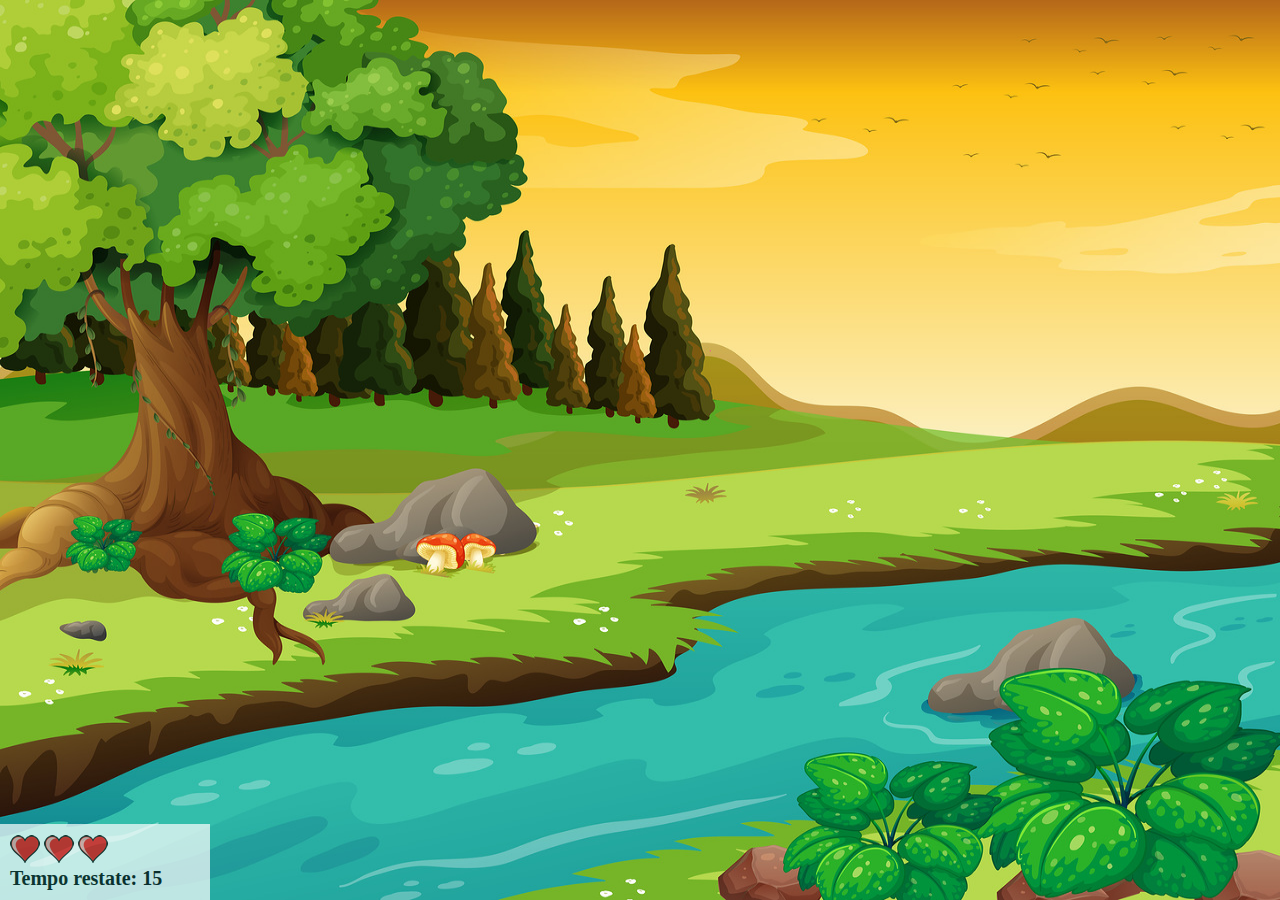
<file: index.html>
<!DOCTYPE html>
<html lang="en">
<head>
    <meta charset="UTF-8">
    <meta http-equiv="X-UA-Compatible" content="IE=edge">
    <meta name="viewport" content="width=device-width, initial-scale=1.0">
    <title>Mata Mosquito</title>
    <script src="jogo.js"></script>
    <link rel="stylesheet" href="estilo.css">
    


</head>
<body onresize="ajustaTamanhoPalcoJogo()">

    <!--Criando painel de vida e de Cronometro-->
    <div class="painel">
        <div class="vidas"></div>
        <img id ="v1" src="imagens/coracao_cheio.png" alt="">
        <img id ="v2" src="imagens/coracao_cheio.png" alt="">
        <img id ="v3" src="imagens/coracao_cheio.png" alt="">

        <div class="cronometro">Tempo restate: <span id="cronometro"></span></div>

    </div>


    <script>

        document.getElementById('cronometro').innerHTML = tempo
        //================================ Colocando tempo para os mosquitos sumirem ====================================
        
        //A ação será executada a cada "X" segundos escolhidos
        var criaMosca = setInterval(function(){
            posicaoRandomica() // executando a posição randomica a cada 1000 milisegundos
        }, 
        criaMoscaTempo)   


    </script>
    
</body>
</html>
</file>
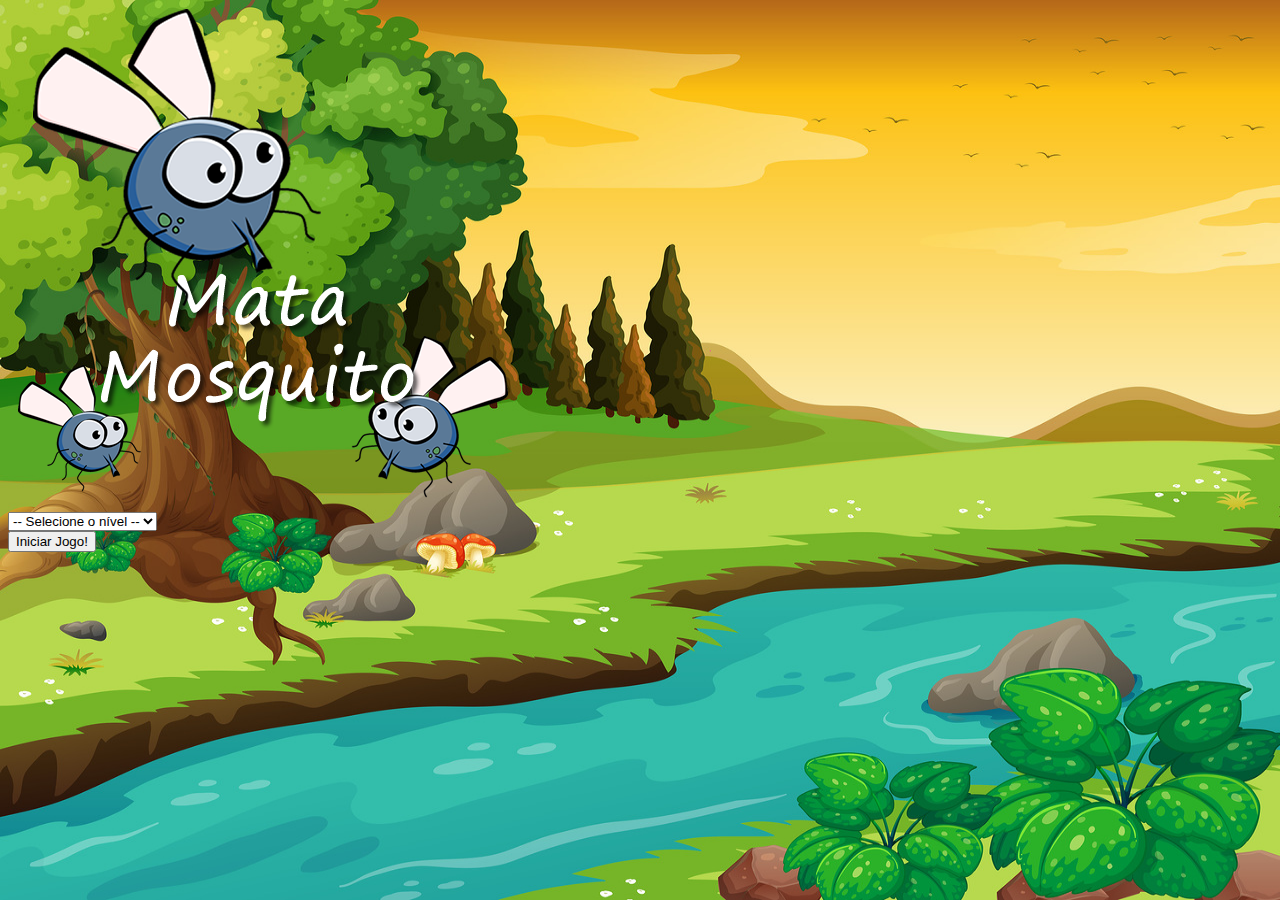
<file: dificuldade.html>
<!DOCTYPE html>
<html lang="pt-br">
<head>
    <meta charset="UTF-8">
    <meta http-equiv="X-UA-Compatible" content="IE=edge">
    <meta name="viewport" content="width=device-width, initial-scale=1.0">
    <title>Game Over</title>
    <!-- Bootstrap CSS -->
    <link rel="stylesheet" href="https://stackpath.bootstrapcdn.com/bootstrap/4.1.3/css/bootstrap.min.css" integrity="sha384-MCw98/SFnGE8fJT3GXwEOngsV7Zt27NXFoaoApmYm81iuXoPkFOJwJ8ERdknLPMO" crossorigin="anonymous">

    <!-- Font Awesome -->
    <link rel="stylesheet" href="https://use.fontawesome.com/releases/v5.3.1/css/all.css" integrity="sha384-mzrmE5qonljUremFsqc01SB46JvROS7bZs3IO2EmfFsd15uHvIt+Y8vEf7N7fWAU" crossorigin="anonymous">

    <link rel="stylesheet" href="estilo.css">

    <script>
        function iniciarJogo(){
            var nivel = document.getElementById('nivel').value

            if (nivel === ''){
                alert('Selecione um nível para iniciar o jogo')
                return false
            }
            window.location.href = "index.html?" + nivel
        }
    </script>
</head>
<body>

    <div class="container">
        <div class="row">
            <div class="col">
                <div class="d-flex justify-content-center">
                    <img src="imagens/game.png" alt="">
                </div>
            </div>
        </div>

        <!--Fazendo a parte de selecionar dificuldade-->
        <div class="row">
            <div class="col">
                <div class="d-flex justify-content-center">
                    <div class="mb-2">
                        <select class="form-control" id="nivel">
                            <option value="">-- Selecione o nível --</option>
                            <option value="normal">Normal</option>
                            <option value="dificil">Difícil</option>
                            <option value="extremo">Extremo</option>
                        </select>
                    </div>
                </div>
            </div>
        </div>

        <div class="row">
            <div class="col">
                <div class="d-flex justify-content-center">
                    <button type="button" class="btn btn-danger btn-lg" onclick="iniciarJogo()" >Iniciar Jogo!</button>
                </div>
            </div>
        </div>

    </div>
    
</body>
</html>
</file>
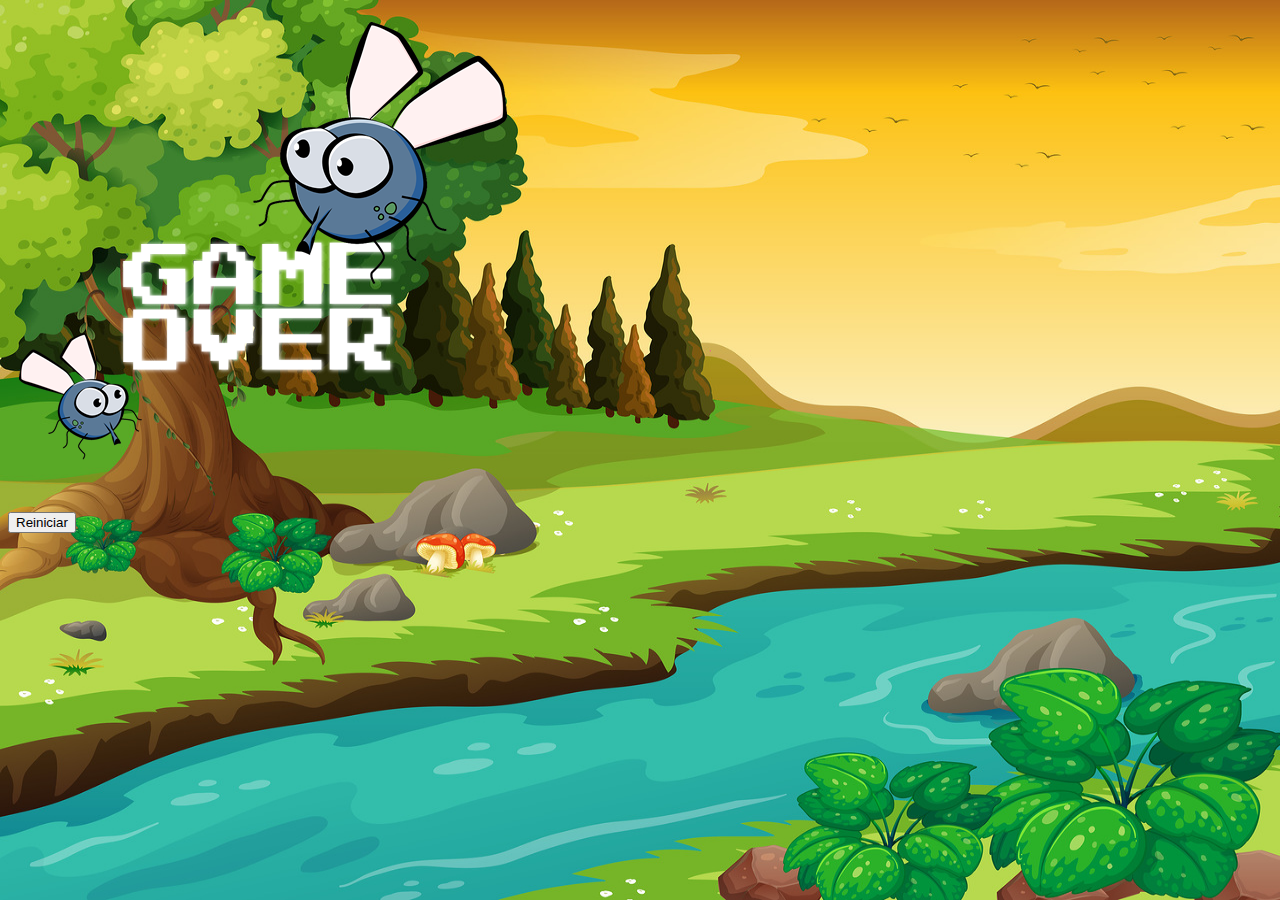
<file: fim_de_jogo.html>
<!DOCTYPE html>
<html lang="pt-br">
<head>
    <meta charset="UTF-8">
    <meta http-equiv="X-UA-Compatible" content="IE=edge">
    <meta name="viewport" content="width=device-width, initial-scale=1.0">
    <title>Game Over</title>
    <!-- Bootstrap CSS -->
    <link rel="stylesheet" href="https://stackpath.bootstrapcdn.com/bootstrap/4.1.3/css/bootstrap.min.css" integrity="sha384-MCw98/SFnGE8fJT3GXwEOngsV7Zt27NXFoaoApmYm81iuXoPkFOJwJ8ERdknLPMO" crossorigin="anonymous">

    <!-- Font Awesome -->
    <link rel="stylesheet" href="https://use.fontawesome.com/releases/v5.3.1/css/all.css" integrity="sha384-mzrmE5qonljUremFsqc01SB46JvROS7bZs3IO2EmfFsd15uHvIt+Y8vEf7N7fWAU" crossorigin="anonymous">

    <link rel="stylesheet" href="estilo.css">
</head>
<body>

    <div class="container">
        <div class="row">
            <div class="col">
                <div class="d-flex justify-content-center">
                    <img src="imagens/game_over.png" alt="">
                </div>
            </div>
        </div>

        <div class="row">
            <div class="col">
                <div class="d-flex justify-content-center">
                    <button type="button" class="btn btn-dark btn-lg" onclick="window.location.href = 'dificuldade.html'">Reiniciar</button>
                </div>
            </div>
        </div>

    </div>
    
</body>
</html>
</file>
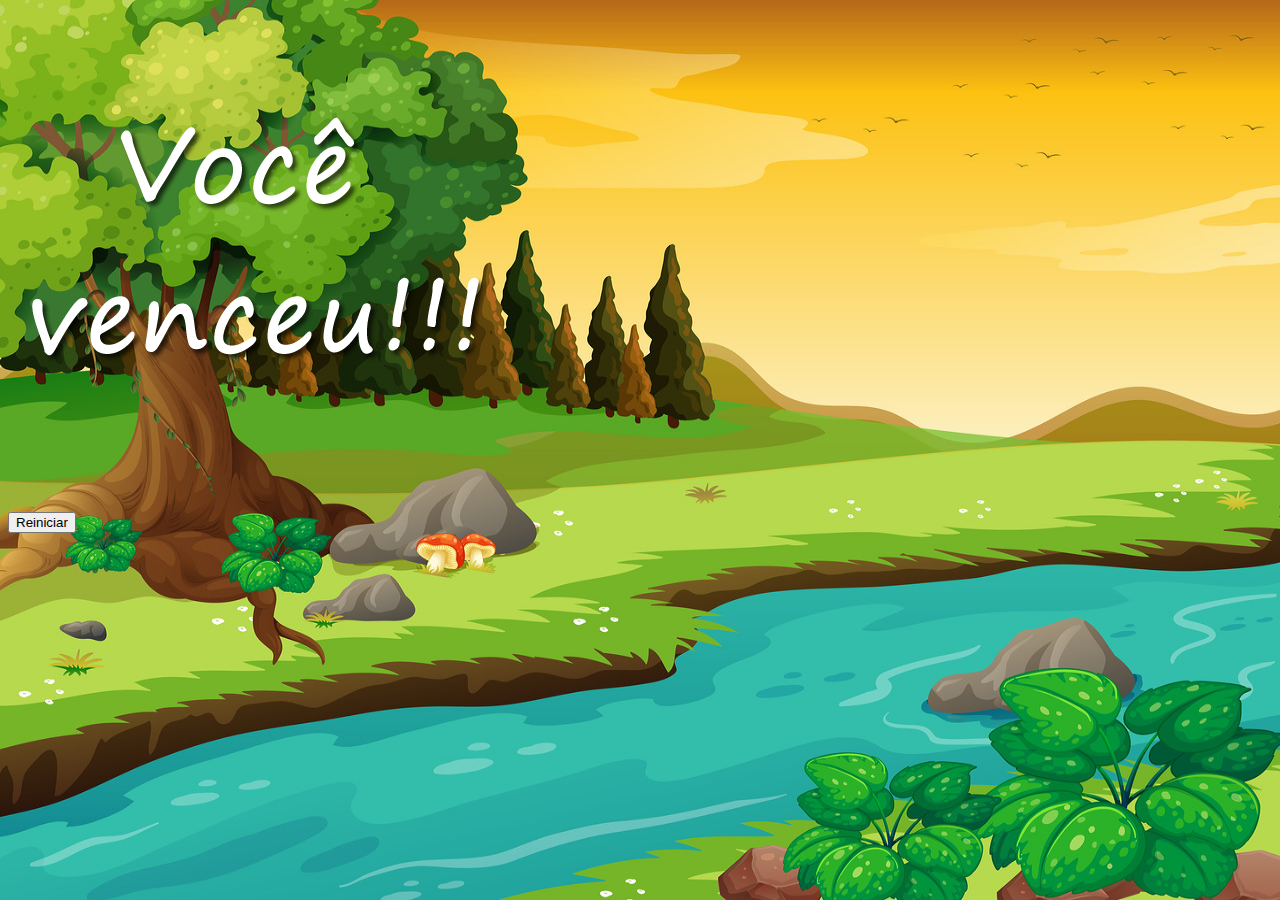
<file: vitoria_jogo.html>
<!DOCTYPE html>
<html lang="pt-br">
<head>
    <meta charset="UTF-8">
    <meta http-equiv="X-UA-Compatible" content="IE=edge">
    <meta name="viewport" content="width=device-width, initial-scale=1.0">
    <title>Game Over</title>
    <!-- Bootstrap CSS -->
    <link rel="stylesheet" href="https://stackpath.bootstrapcdn.com/bootstrap/4.1.3/css/bootstrap.min.css" integrity="sha384-MCw98/SFnGE8fJT3GXwEOngsV7Zt27NXFoaoApmYm81iuXoPkFOJwJ8ERdknLPMO" crossorigin="anonymous">

    <!-- Font Awesome -->
    <link rel="stylesheet" href="https://use.fontawesome.com/releases/v5.3.1/css/all.css" integrity="sha384-mzrmE5qonljUremFsqc01SB46JvROS7bZs3IO2EmfFsd15uHvIt+Y8vEf7N7fWAU" crossorigin="anonymous">

    <link rel="stylesheet" href="estilo.css">
</head>
<body>

    <div class="container">
        <div class="row">
            <div class="col">
                <div class="d-flex justify-content-center">
                    <img src="imagens/vitoria.png" alt="">
                </div>
            </div>
        </div>

        <div class="row">
            <div class="col">
                <div class="d-flex justify-content-center">
                    <button type="button" class="btn btn-dark btn-lg" onclick="window.location.href = 'dificuldade.html'">Reiniciar</button>
                </div>
            </div>
        </div>

    </div>
    
</body>
</html>
</file>
<file: estilo.css>
html{
    cursor: url(imagens/mata_mosca.png) 30 30, auto;
}


body{
    background-image:url(imagens/bg.jpg) ; /*Colocando imagem de fundo*/
    background-repeat: no-repeat; /*Configurando p/ imagem n repetir*/
    background-attachment: fixed;
    background-size: 100% 100%;
}
.mosca1{
    width: 50px;
    height: 50px;
}

.mosca2{
    width: 70px;
    height: 70px;
}

.mosca3{
    width: 90px;
    height: 90px;
}

.ladoA{
    transform: scaleX(1); /*Mantem o mesmo lado que ja está*/
}

.ladoB{
    transform: scaleX(-1); /*Inverte o lado que está*/
}


/*Ajustando o painel*/

.painel{
    position: absolute;
    width: 190px;
    padding: 10px;
    bottom: 0px;
    left: 0px;
    border-top: solid 1px #fff;
    background-color: #fff;
    opacity: 0.70;
}

.vidas{
    float: left;
}

.cronometro{
    float: left;
    font-size: 20px;
    font-weight: bold;
}
</file>
